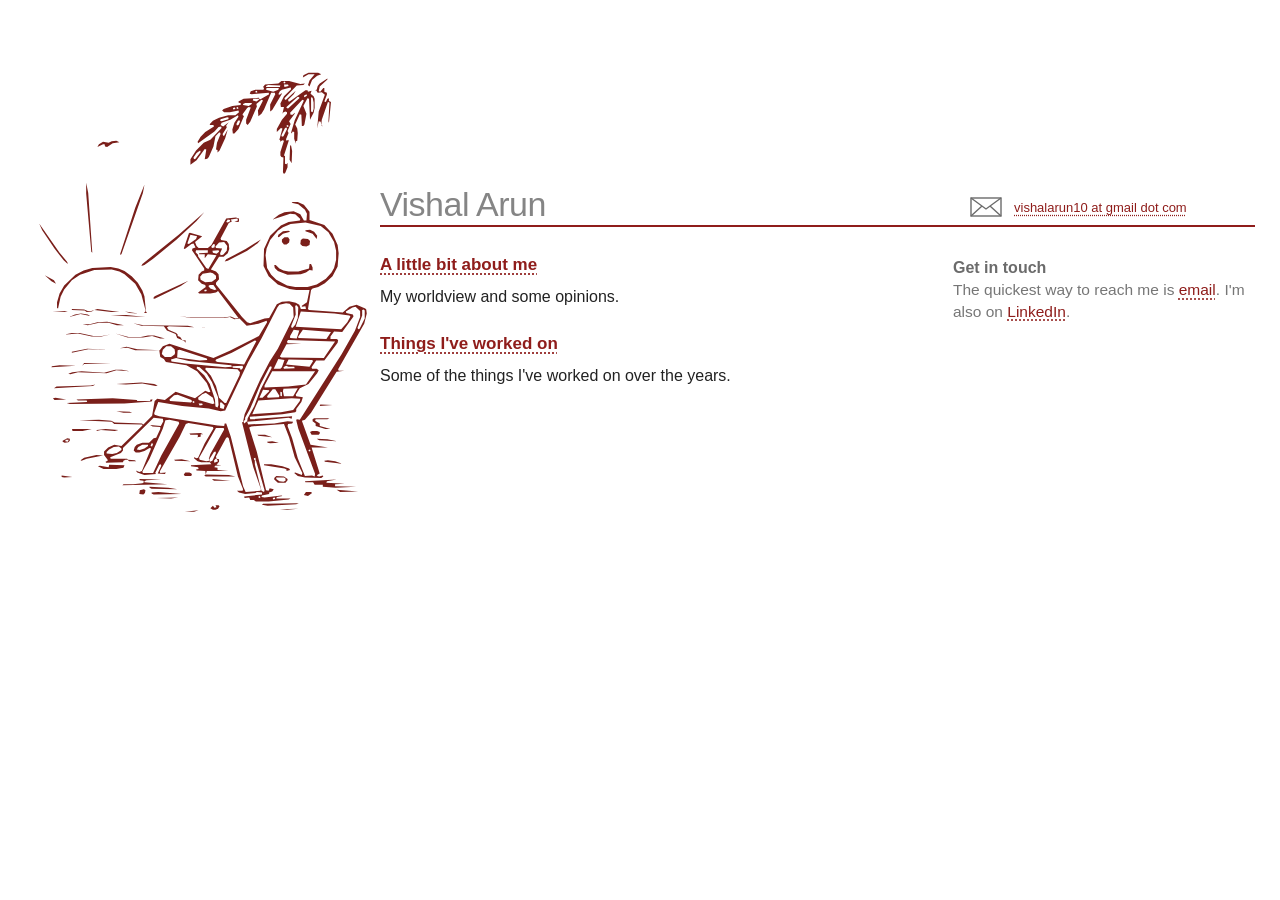
<file: index.html>
<!doctype html>
<html lang="en">
<head>
<meta charset="utf-8">
<meta name="viewport" content="width=device-width, initial-scale=1">
<title>Vishal Arun</title>
<meta name="description" content="Vishal Arun: Electrical and Information Engineering at Imperial College London, machine learning R&amp;D at ICEYE.">
<link rel="stylesheet" href="style.css">
</head>
<body>
<div class="page">
<div class="wrap">

<div class="figure-col">
<img class="figure" src="stick-figure.svg" alt="Line drawing of a stick figure relaxing in a beach chair at sunset">
</div>

<div class="right">
<header class="cols masthead">
<h1 class="name"><a href="index.html">Vishal Arun</a></h1>
<div class="mail">
<svg aria-hidden="true" width="32" height="20" viewBox="0 0 32 20"><rect x="1" y="1" width="30" height="18" fill="none" stroke="#6b6b6b" stroke-width="1.4"/><path d="M1 1 L16 12 L31 1 M1 19 L12 9 M31 19 L20 9" fill="none" stroke="#6b6b6b" stroke-width="1.4"/></svg>
<a href="mailto:vishalarun10@gmail.com">vishalarun10 at gmail dot com</a>
</div>
</header>

<div class="cols body">
<main>
<section class="link-section">
<h2><a href="about.html">A little bit about me</a></h2>
<p>My worldview and some opinions.</p>
</section>

<section class="link-section">
<h2><a href="projects.html">Things I've worked on</a></h2>
<p>Some of the things I've worked on over the years.</p>
</section>
</main>

<aside>
<section>
<h3>Get in touch</h3>
<p>The quickest way to reach me is <a href="mailto:vishalarun10@gmail.com">email</a>. I'm also on <a href="https://www.linkedin.com/in/vishalarun7/">LinkedIn</a>.</p>
</section>
</aside>
</div>
</div>

</div>
</div>
<script data-goatcounter="https://vishalarun.goatcounter.com/count"
        async src="//gc.zgo.at/count.js"></script>
</body>
</html>
</file>
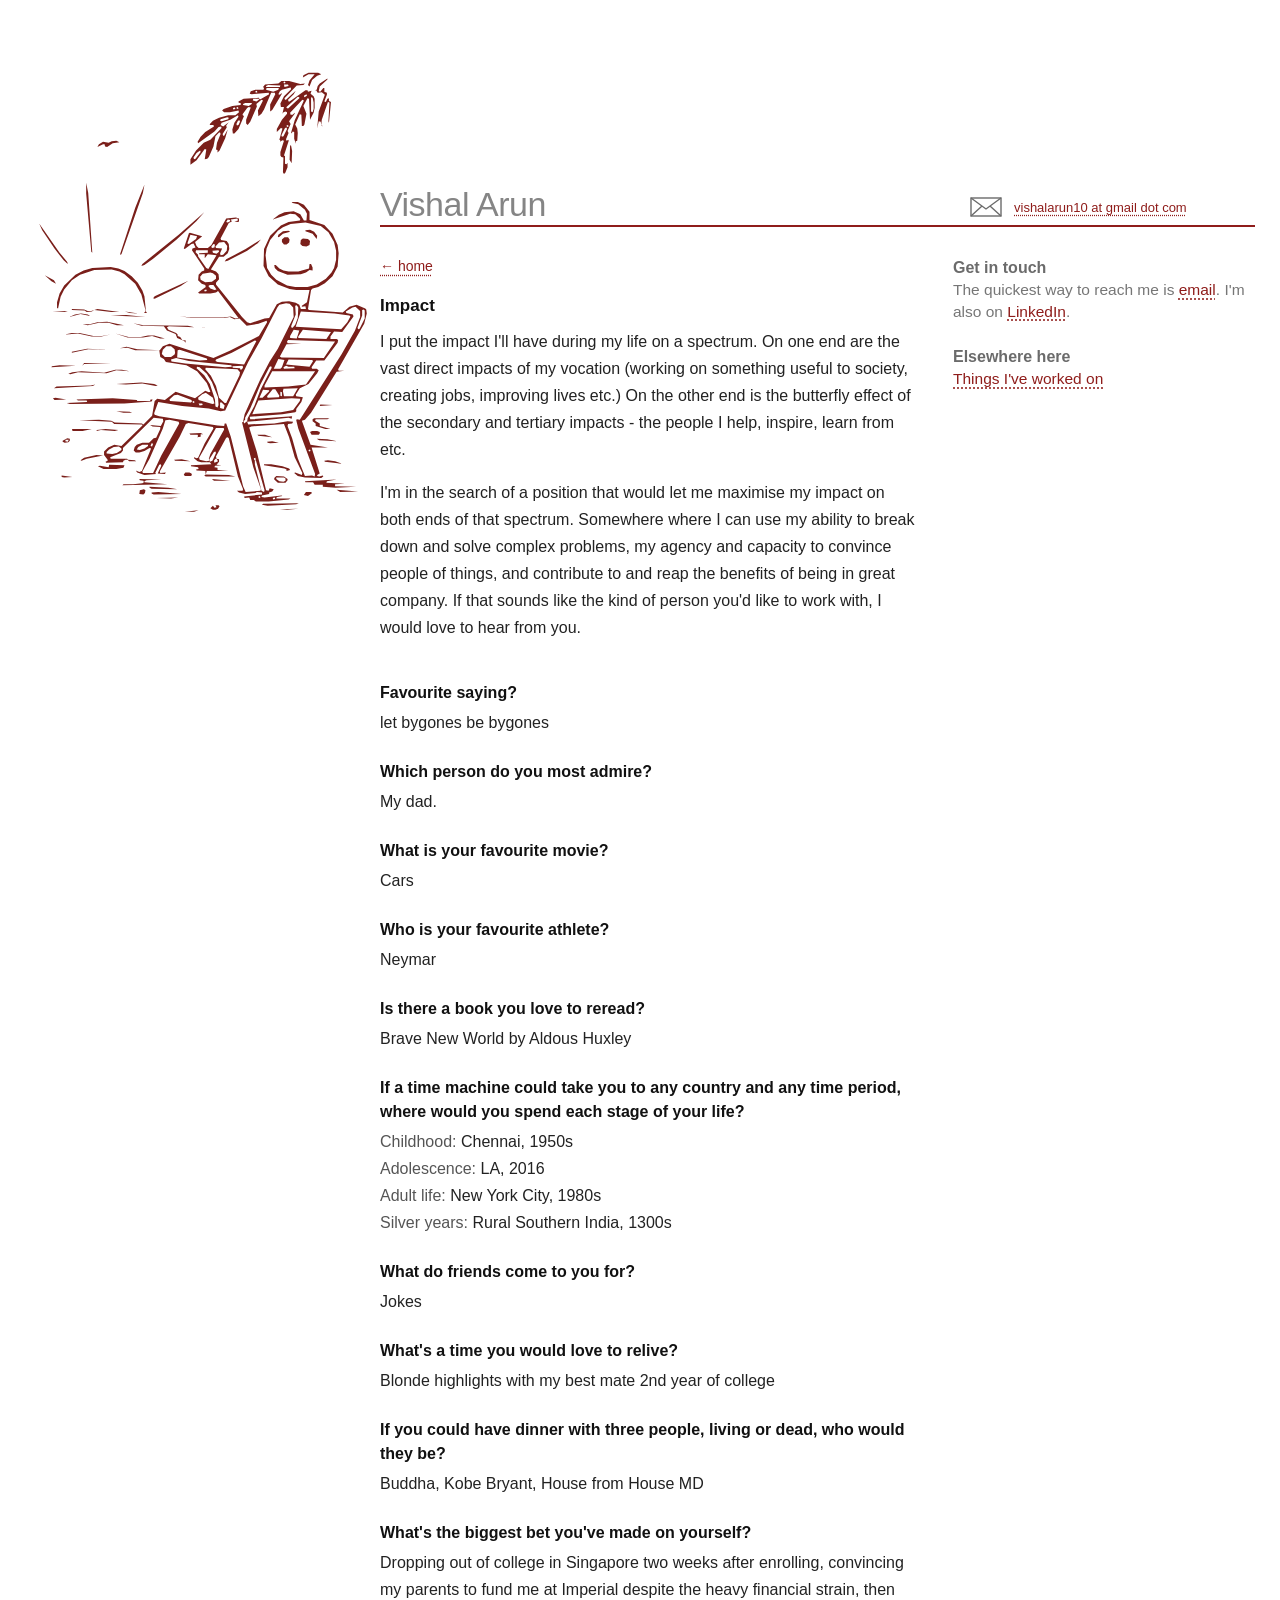
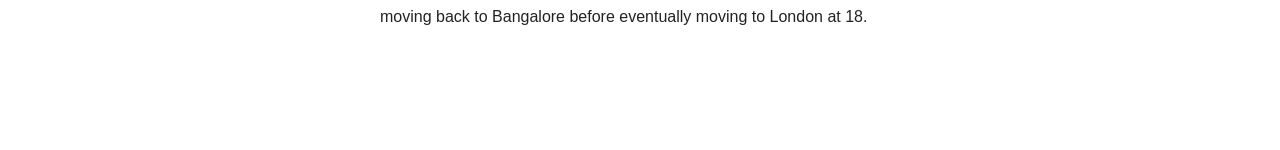
<file: about.html>
<!doctype html>
<html lang="en">
<head>
<meta charset="utf-8">
<meta name="viewport" content="width=device-width, initial-scale=1">
<title>A little bit about me — Vishal Arun</title>
<meta name="description" content="Vishal Arun on impact, plus a few questions that say more than a resume does.">
<link rel="stylesheet" href="style.css">
</head>
<body>
<div class="page">
<div class="wrap">

<div class="figure-col">
<img class="figure" src="stick-figure.svg" alt="Line drawing of a stick figure relaxing in a beach chair at sunset">
</div>

<div class="right">
<header class="cols masthead">
<h1 class="name"><a href="index.html">Vishal Arun</a></h1>
<div class="mail">
<svg aria-hidden="true" width="32" height="20" viewBox="0 0 32 20"><rect x="1" y="1" width="30" height="18" fill="none" stroke="#6b6b6b" stroke-width="1.4"/><path d="M1 1 L16 12 L31 1 M1 19 L12 9 M31 19 L20 9" fill="none" stroke="#6b6b6b" stroke-width="1.4"/></svg>
<a href="mailto:vishalarun10@gmail.com">vishalarun10 at gmail dot com</a>
</div>
</header>

<div class="cols body">
<main>
<p class="back"><a href="index.html">← home</a></p>

<section>
<h2>Impact</h2>
<p>I put the impact I'll have during my life on a spectrum. On one end are the vast direct impacts of my vocation (working on something useful to society, creating jobs, improving lives etc.) On the other end is the butterfly effect of the secondary and tertiary impacts - the people I help, inspire, learn from etc.</p>
<p>I'm in the search of a position that would let me maximise my impact on both ends of that spectrum. Somewhere where I can use my ability to break down and solve complex problems, my agency and capacity to convince people of things, and contribute to and reap the benefits of being in great company. If that sounds like the kind of person you'd like to work with, I would love to hear from you.</p>
</section>

<section>
<div class="qa">
<h3>Favourite saying?</h3>
<p>let bygones be bygones</p>
</div>

<div class="qa">
<h3>Which person do you most admire?</h3>
<p>My dad.</p>
</div>

<div class="qa">
<h3>What is your favourite movie?</h3>
<p>Cars</p>
</div>

<div class="qa">
<h3>Who is your favourite athlete?</h3>
<p>Neymar</p>
</div>

<div class="qa">
<h3>Is there a book you love to reread?</h3>
<p>Brave New World by Aldous Huxley</p>
</div>

<div class="qa">
<h3>If a time machine could take you to any country and any time period, where would you spend each stage of your life?</h3>
<p><span class="label">Childhood:</span> Chennai, 1950s</p>
<p><span class="label">Adolescence:</span> LA, 2016</p>
<p><span class="label">Adult life:</span> New York City, 1980s</p>
<p><span class="label">Silver years:</span> Rural Southern India, 1300s</p>
</div>

<div class="qa">
<h3>What do friends come to you for?</h3>
<p>Jokes</p>
</div>

<div class="qa">
<h3>What's a time you would love to relive?</h3>
<p>Blonde highlights with my best mate 2nd year of college</p>
</div>

<div class="qa">
<h3>If you could have dinner with three people, living or dead, who would they be?</h3>
<p>Buddha, Kobe Bryant, House from House MD</p>
</div>

<div class="qa">
<h3>What's the biggest bet you've made on yourself?</h3>
<p>Dropping out of college in Singapore two weeks after enrolling, convincing my parents to fund me at Imperial despite the heavy financial strain, then moving back to Bangalore before eventually moving to London at 18.</p>
</div>
</section>
</main>

<aside>
<section>
<h3>Get in touch</h3>
<p>The quickest way to reach me is <a href="mailto:vishalarun10@gmail.com">email</a>. I'm also on <a href="https://www.linkedin.com/in/vishalarun7/">LinkedIn</a>.</p>
</section>
<section>
<h3>Elsewhere here</h3>
<p><a href="projects.html">Things I've worked on</a></p>
</section>
</aside>
</div>
</div>

</div>
</div>
<script data-goatcounter="https://vishalarun.goatcounter.com/count"
        async src="//gc.zgo.at/count.js"></script>
</body>
</html>
</file>
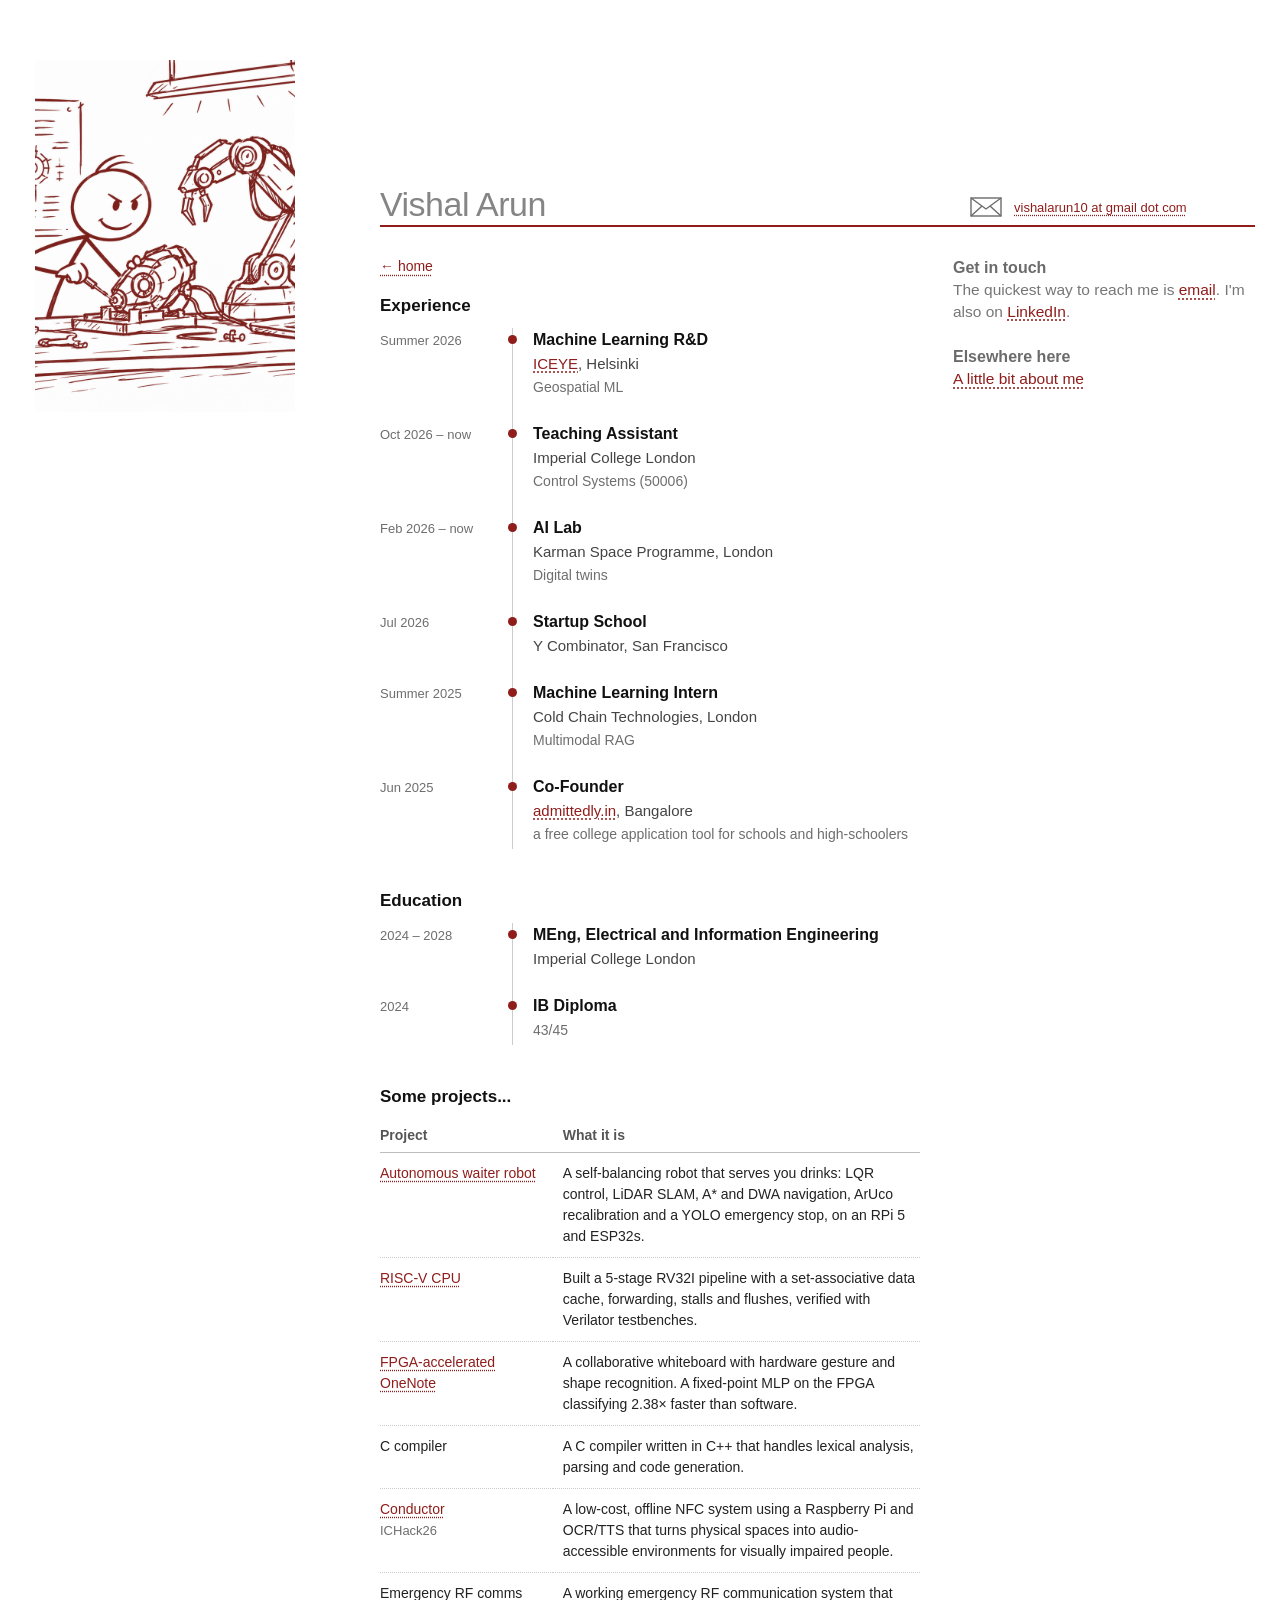
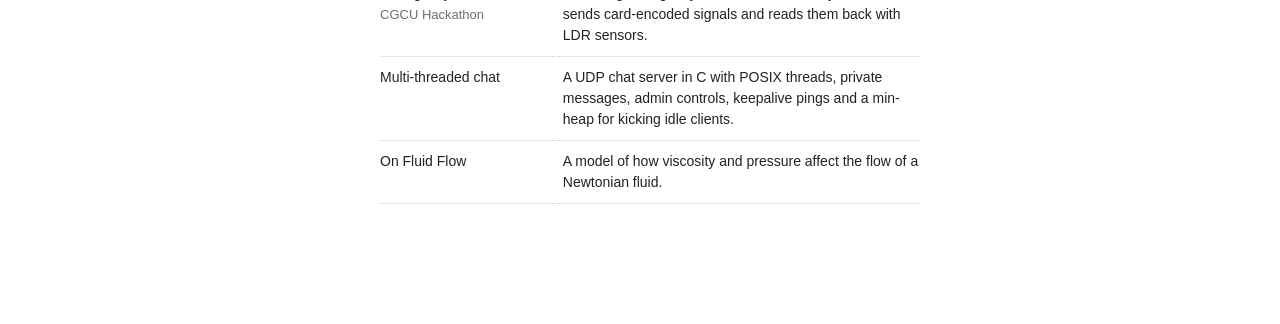
<file: projects.html>
<!doctype html>
<html lang="en">
<head>
<meta charset="utf-8">
<meta name="viewport" content="width=device-width, initial-scale=1">
<title>Things I've worked on — Vishal Arun</title>
<meta name="description" content="Vishal Arun's experience, education and projects.">
<link rel="stylesheet" href="style.css">
</head>
<body>
<div class="page">
<div class="wrap">

<div class="figure-col">
<img class="figure small" src="workshop.png" alt="Line drawing of a stick figure building a robot at a workbench beside a robotic arm">
</div>

<div class="right">
<header class="cols masthead">
<h1 class="name"><a href="index.html">Vishal Arun</a></h1>
<div class="mail">
<svg aria-hidden="true" width="32" height="20" viewBox="0 0 32 20"><rect x="1" y="1" width="30" height="18" fill="none" stroke="#6b6b6b" stroke-width="1.4"/><path d="M1 1 L16 12 L31 1 M1 19 L12 9 M31 19 L20 9" fill="none" stroke="#6b6b6b" stroke-width="1.4"/></svg>
<a href="mailto:vishalarun10@gmail.com">vishalarun10 at gmail dot com</a>
</div>
</header>

<div class="cols body">
<main>
<p class="back"><a href="index.html">← home</a></p>

<section>
<h2>Experience</h2>
<ol class="timeline">
<li>
<p class="when">Summer 2026</p>
<div class="entry">
<h3>Machine Learning R&amp;D</h3>
<p class="org"><a href="https://www.iceye.com">ICEYE</a>, Helsinki</p>
<p class="note">Geospatial ML</p>
</div>
</li>
<li>
<p class="when">Oct 2026 – now</p>
<div class="entry">
<h3>Teaching Assistant</h3>
<p class="org">Imperial College London</p>
<p class="note">Control Systems (50006)</p>
</div>
</li>
<li>
<p class="when">Feb 2026 – now</p>
<div class="entry">
<h3>AI Lab</h3>
<p class="org">Karman Space Programme, London</p>
<p class="note">Digital twins</p>
</div>
</li>
<li>
<p class="when">Jul 2026</p>
<div class="entry">
<h3>Startup School</h3>
<p class="org">Y Combinator, San Francisco</p>
</div>
</li>
<li>
<p class="when">Summer 2025</p>
<div class="entry">
<h3>Machine Learning Intern</h3>
<p class="org">Cold Chain Technologies, London</p>
<p class="note">Multimodal RAG</p>
</div>
</li>
<li>
<p class="when">Jun 2025</p>
<div class="entry">
<h3>Co-Founder</h3>
<p class="org"><a href="https://admittedly.in">admittedly.in</a>, Bangalore</p>
<p class="note">a free college application tool for schools and high-schoolers</p>
</div>
</li>
</ol>
</section>

<section>
<h2>Education</h2>
<ol class="timeline">
<li>
<p class="when">2024 – 2028</p>
<div class="entry">
<h3>MEng, Electrical and Information Engineering</h3>
<p class="org">Imperial College London</p>
</div>
</li>

<li>
<p class="when">2024</p>
<div class="entry">
<h3>IB Diploma</h3>
<p class="note">43/45</p>
</div>
</li>
        
</ol>
</section>

<section>
<h2>Some projects...</h2>
<div class="table-wrap">
<table>
<thead>
<tr><th scope="col">Project</th><th scope="col">What it is</th></tr>
</thead>
<tbody>
<tr>
<td><a href="https://www.linkedin.com/in/vishalarun7/">Autonomous waiter robot</a></td>
<td>A self-balancing robot that serves you drinks: LQR control, LiDAR SLAM, A* and DWA navigation, ArUco recalibration and a YOLO emergency stop, on an RPi 5 and ESP32s.</td>
</tr>
<tr>
<td><a href="https://github.com/vishalarun7/RISC-V-Team17">RISC-V CPU</a></td>
<td>Built a 5-stage RV32I pipeline with a set-associative data cache, forwarding, stalls and flushes, verified with Verilator testbenches.</td>
</tr>
<tr>
<td><a href="https://www.youtube.com/watch?v=ka_kZNjIJMg">FPGA-accelerated OneNote</a></td>
<td>A collaborative whiteboard with hardware gesture and shape recognition. A fixed-point MLP on the FPGA classifying 2.38× faster than software.</td>
</tr>
<tr>
<td>C compiler</td>
<td>A C compiler written in C++ that handles lexical analysis, parsing and code generation.</td>
</tr>
<tr>
<td><a href="https://devpost.com/software/conductor-udwzfk">Conductor</a><br><span class="event">ICHack26</span></td>
<td>A low-cost, offline NFC system using a Raspberry Pi and OCR/TTS that turns physical spaces into audio-accessible environments for visually impaired people.</td>
</tr>
<tr>
<td>Emergency RF comms<br><span class="event">CGCU Hackathon</span></td>
<td>A working emergency RF communication system that sends card-encoded signals and reads them back with LDR sensors.</td>
</tr>
<tr>
<td>Multi-threaded chat</td>
<td>A UDP chat server in C with POSIX threads, private messages, admin controls, keepalive pings and a min-heap for kicking idle clients.</td>
</tr>
<tr>
<td>On Fluid Flow</td>
<td>A model of how viscosity and pressure affect the flow of a Newtonian fluid.</td>
</tr>
</tbody>
</table>
</div>
</section>
</main>

<aside>
<section>
<h3>Get in touch</h3>
<p>The quickest way to reach me is <a href="mailto:vishalarun10@gmail.com">email</a>. I'm also on <a href="https://www.linkedin.com/in/vishalarun7/">LinkedIn</a>.</p>
</section>
<section>
<h3>Elsewhere here</h3>
<p><a href="about.html">A little bit about me</a></p>
</section>
</aside>
</div>
</div>

</div>
</div>
<script data-goatcounter="https://vishalarun.goatcounter.com/count"
        async src="//gc.zgo.at/count.js"></script>
</body>
</html>
</file>
<file: style.css>
* { box-sizing: border-box; }

body {
  margin: 0;
  background: #ffffff;
  color: #222222;
  font-family: Verdana, Geneva, Tahoma, sans-serif;
}

a {
  color: #8f1d1b;
  text-decoration: underline;
  text-decoration-style: dotted;
  text-underline-offset: 3px;
}
a:hover { color: #5e100f; }

.page { padding: 0 16px 80px; }

.wrap {
  max-width: 1230px;
  margin: 0 auto;
  display: grid;
  grid-template-columns: 355px minmax(0, 1fr);
}

.figure-col { padding-top: 60px; }
.figure {
  display: block;
  width: 340px;
  height: 460px;
  margin-left: 10px;
}
.figure.small { width: 260px; height: 352px; }

.right { padding-top: 186px; min-width: 0; }

.cols {
  display: grid;
  grid-template-columns: minmax(0, 540px) 302px;
  column-gap: 33px;
}

/* Header */
.masthead {
  align-items: end;
  border-bottom: 2px solid #8f1d1b;
  padding-bottom: 2px;
}
.name {
  margin: 0;
  font-family: 'Trebuchet MS', 'Lucida Grande', sans-serif;
  font-weight: 400;
  font-size: 34px;
  line-height: 1.1;
  letter-spacing: -0.5px;
  color: #858585;
}
.name a { color: inherit; text-decoration: none; }
.mail {
  display: flex;
  align-items: center;
  gap: 12px;
  padding: 0 0 6px 17px;
  font-size: 13px;
}
.mail svg { display: block; flex: none; }

.body { padding-top: 26px; }
main { min-width: 0; }

.back { margin: 0 0 14px; font-size: 14px; }

/* Sections */
h2 {
  margin: 0 0 10px;
  font-size: 17px;
  line-height: 1.4;
  font-weight: 700;
  color: #111111;
}
section { margin: 0 0 40px; }
p { margin: 0 0 16px; font-size: 16px; line-height: 27px; }

.link-section { margin: 0 0 22px; }
.link-section h2 { margin-bottom: 6px; }
.link-section p { margin: 0; }

/* Sidebar */
aside {
  min-width: 0;
  color: #767676;
  font-size: 15.5px;
  line-height: 21.5px;
  padding-top: 4px;
}
aside section { margin: 0 0 24px; }
aside h3 {
  margin: 0;
  font-size: 16px;
  line-height: 22px;
  font-weight: 700;
  color: #6b6b6b;
}
aside p { margin: 0; font-size: inherit; line-height: inherit; }

/* Timeline */
.timeline { list-style: none; margin: 0; padding: 0; }
.timeline li { display: grid; grid-template-columns: 132px minmax(0, 1fr); }
.timeline .when {
  margin: 0;
  padding: 2px 16px 0 0;
  font-size: 13px;
  line-height: 21px;
  color: #6e6e6e;
}
.timeline .entry {
  position: relative;
  border-left: 1px solid #cccccc;
  padding: 0 0 24px 20px;
}
.timeline li:last-child .entry { padding-bottom: 4px; }
.timeline .entry::before {
  content: "";
  position: absolute;
  left: -5px;
  top: 7px;
  width: 9px;
  height: 9px;
  border-radius: 50%;
  background: #8f1d1b;
}
.timeline h3 { margin: 0; font-size: 16px; line-height: 24px; color: #111111; }
.timeline .org { margin: 0; font-size: 15px; line-height: 23px; color: #444444; }
.timeline .note { margin: 2px 0 0; font-size: 14px; line-height: 21px; color: #6e6e6e; }

/* Projects table */
.table-wrap { overflow-x: auto; }
table { width: 100%; border-collapse: collapse; font-size: 14px; line-height: 21px; }
th {
  text-align: left;
  padding: 6px 10px 6px 0;
  border-bottom: 1px solid #bdbdbd;
  font-weight: 700;
  color: #555555;
}
th:first-child { width: 32%; }
td {
  padding: 10px 10px 10px 0;
  border-bottom: 1px dotted #cccccc;
  vertical-align: top;
}
th + th, td + td { padding-left: 10px; padding-right: 0; }
.event { font-size: 13px; color: #6e6e6e; }

/* Questions */
.qa { margin: 0 0 24px; }
.qa h3 { margin: 0 0 4px; font-size: 16px; line-height: 24px; color: #111111; }
.qa p { margin: 0; }
.qa .label { color: #555555; }

@media (max-width: 900px) {
  .wrap { grid-template-columns: 1fr; }
  .figure-col { padding-top: 32px; }
  .figure, .figure.small { width: 200px; height: 271px; margin: 0 0 8px 0; }
  .right { padding-top: 0; }
  .cols { grid-template-columns: 1fr; }
  .mail { display: none; }
  aside { border-top: 1px solid #dddddd; padding-top: 20px; }
}
</file>
